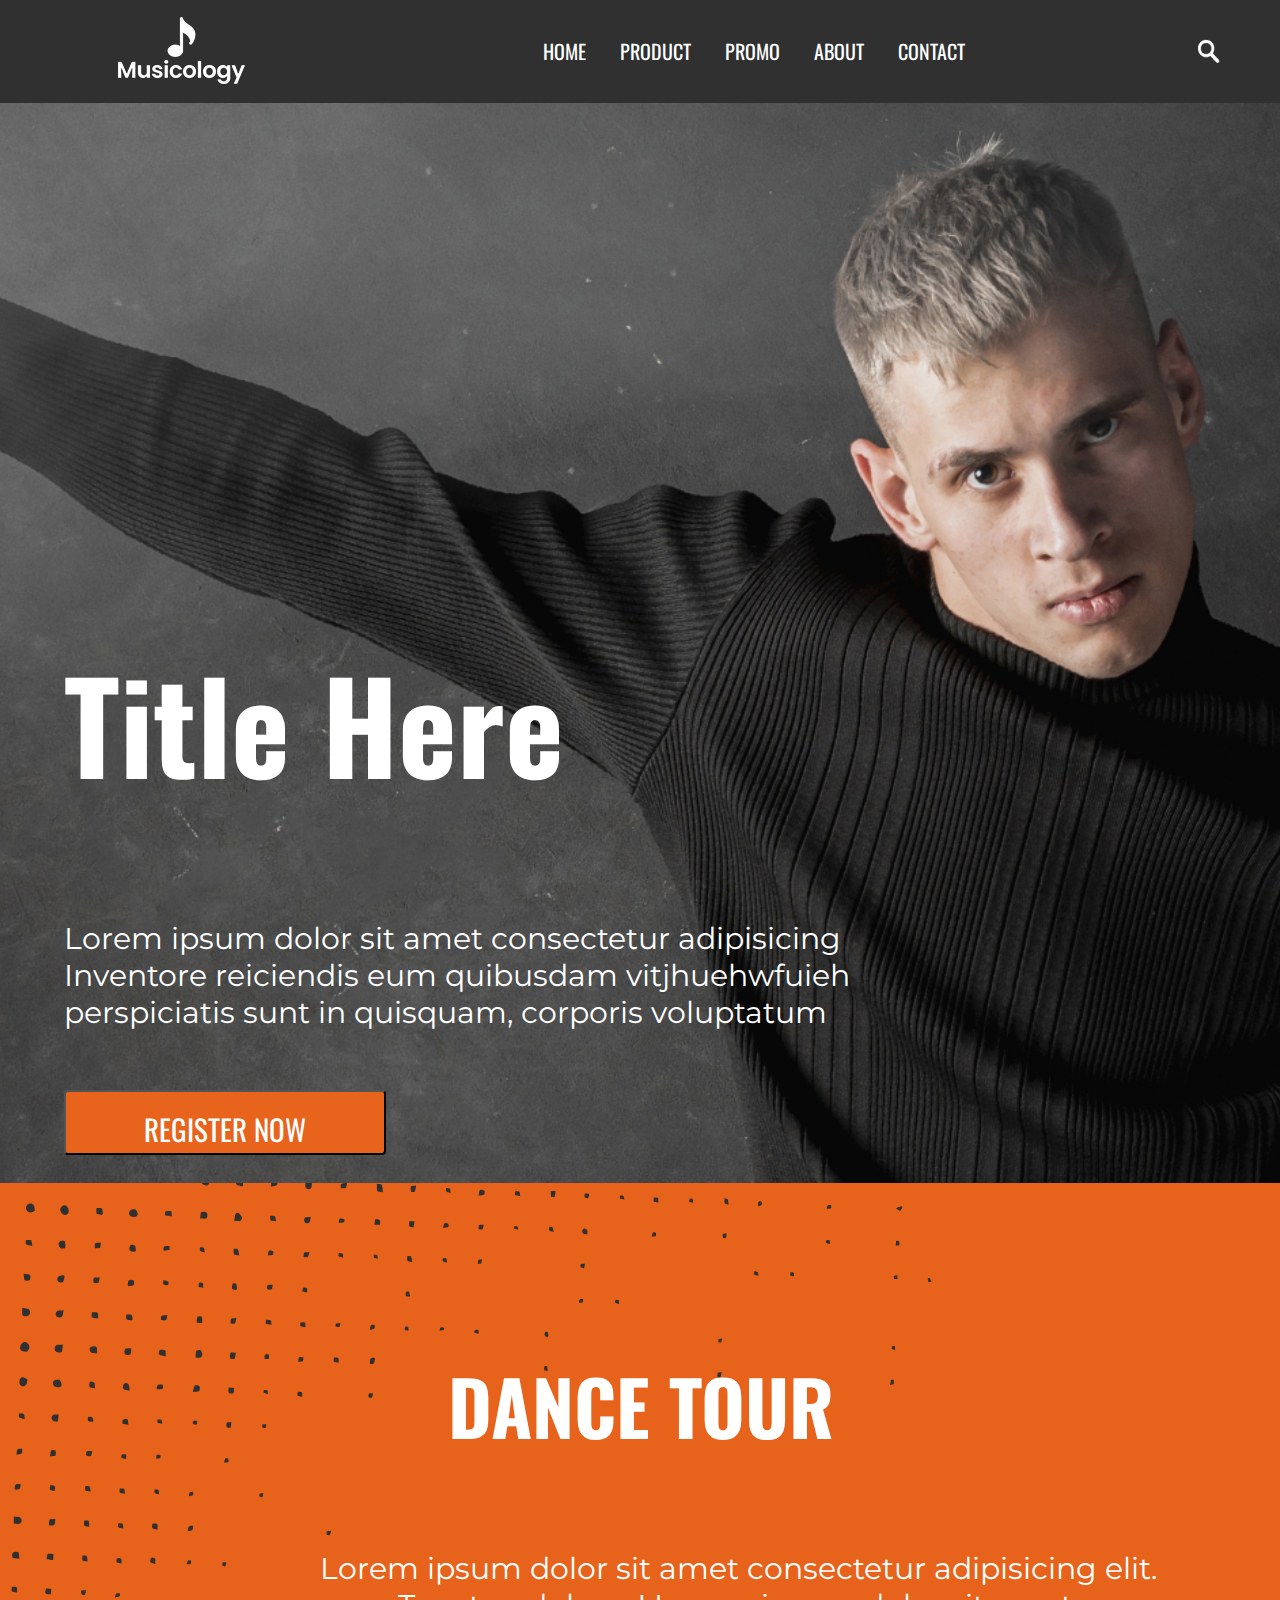
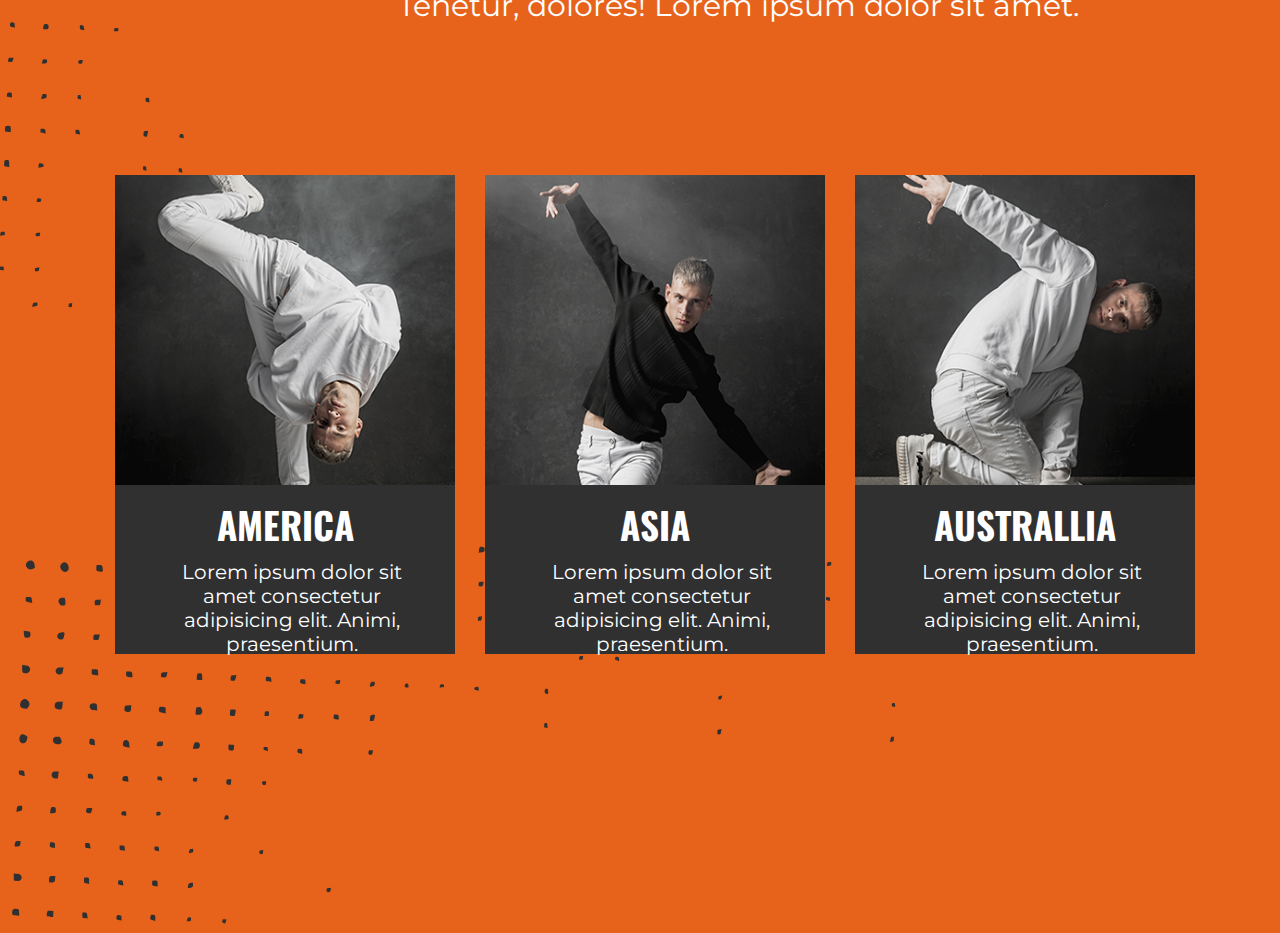
<file: index.html>
<!DOCTYPE html>
<html lang="en">
<head>
    <meta charset="UTF-8">
    <meta name="viewport" content="width=device-width, initial-scale=1.0">
    <title>Website</title>
    <link rel="stylesheet" href="style.css">
    <link rel="preconnect" href="https://fonts.googleapis.com">
    <link rel="preconnect" href="https://fonts.gstatic.com" crossorigin>
    <link href="https://fonts.googleapis.com/css2?family=Courier+Prime:wght@700&family=Inter:wght@300&family=Oswald&family=Roboto:wght@300&display=swap" rel="stylesheet">
    <style>
         *{
    padding: 0;
    margin: 0;
    box-sizing: border-box;
}
body,
html{
    height: 100%;
}
header{
    background-color: #303030;
    height: 103px;
    width: 1349px;
}
.container{
    display: flex;
    justify-content: space-between;
    align-items: center;
    max-width: 1200px;
    margin: 0 auto;
}
.logo img{
    margin-top: 15px;
}
ul li{
    display: inline-block;
    text-decoration: none;
    list-style: none;
    text-transform: uppercase;
    font-size: 20px;
    color: #ffffff;
    font-family: "Oswald";
    margin: 5px;
    padding: 10px;
}
.search img{
    width: 30px;
    height: 30px;
} 
.container1{
    background-image: url(./images/Image.png);
    height: 120vh;
    background-position: center;
    background-repeat: no-repeat;
    background-size: cover;
}  
.title h1{
    position: absolute;
    top: 70%;
    left: 5%;
    font-size: 125px;
    color: #ffffff;
    font-family: "Oswald";
}  
.title p{
    position: absolute;
    top: 100%;
    left: 5%;
    width: 1254px;
    height: 210px;
    font-size: 30px;
    color: #ffffff;
    font-family: "Montserrat";
}
.btn{
    position: absolute;
    top: 120%;
    left: 5%;
    width: 322px;
    height: 65px;
    border-radius: 4px;
    background-color: #e8631c; 
    font-size: 29px;
    text-transform: uppercase;
    color: #ffffff;
    font-family: "Oswald";
    text-align: center;
}
.container2{
    background-image: url(./images/orange\ bg.png);
    height: 150vh;
}
.head h1{
    position: absolute;
    top: 150%;
    left: 35%;
    font-size: 75px;
    text-transform: uppercase;
    color: #ffffff;
    font-weight: 700;
    font-family: "Oswald";
    text-align: center;
}
.head p{
    position: absolute;
    top: 170%;
    left: 25%;
    font-size: 30px;
    color: #ffffff;
    font-weight: 400;
    font-family: "Montserrat";
    text-align: center;
}
.card{
    position: absolute;
    top: 190%;
    left: 9%;
    display: flex;
    justify-content: space-between;
    align-items: center;
    max-width: 1100px;
    gap: 30px;
}
.items{
    margin-top: 10px;
}
.img img{
    width: 340px;
    height: 310px;
}
.content{
    width: 340px;
    height: 165px;
    background-color: #303030;
}
.content h3{
    font-size: 37px;
    text-transform: uppercase;
    color: #ffffff;
    font-family: "Oswald";
    text-align: center;
}
.content p{
    font-size: 20px;
    color: #ffffff;
    font-family: "Montserrat";
    text-align: center;
}
    </style>
</head>
<body>
    <header>
        <nav>
            <div class="container">
                <div class="logo">
                    <img src="./images/Logonew.png" alt="">
                </div>
                <div class="lists">
                    <ul>
                        <li>home</li>
                        <li>product</li>
                        <li>promo</li>
                        <li>about</li>
                        <li>contact</li>
                    </ul>
                </div>
                <div class="search">
                    <img src="./images/Search.png" alt="">
                </div>
            </div>
        </nav>
    </header>
    <section class="container1">
        <div class="title">
            <h1>Title Here</h1>
            <p>Lorem ipsum dolor sit amet consectetur adipisicing<br> Inventore reiciendis eum quibusdam vitjhuehwfuieh<br>perspiciatis sunt in quisquam, corporis voluptatum</p>
            <button class="btn">Register Now</button>
        </div>
    </section>    
    <section class="container2">
        <div class="head">
            <h1>Dance tour</h1>
            <p>Lorem ipsum dolor sit amet consectetur adipisicing elit.<br> Tenetur, dolores! Lorem ipsum dolor sit amet.</p>
        </div>
        <div class="card">
            <div class="items">
                <div class="img">
                    <img src="./images/Image 2.png" alt="">
                </div>
                <div class="content">
                    <h3>America</h3>
                    <p>Lorem ipsum dolor sit amet consectetur adipisicing elit. Animi, praesentium.</p>
                </div>
            </div>
            <div class="items">
                <div class="img">
                    <img src="./images/Image 3.png" alt="">
                </div>
                <div class="content">
                    <h3>Asia</h3>
                    <p>Lorem ipsum dolor sit amet consectetur adipisicing elit. Animi, praesentium.</p>
                </div>
            </div>
            <div class="items">
                <div class="img">
                    <img src="./images/Image 4.png" alt="">
                </div>
                <div class="content">
                    <h3>Australlia</h3>
                    <p>Lorem ipsum dolor sit amet consectetur adipisicing elit. Animi, praesentium.</p>
                </div>
            </div>
        </div>
    </section>

</body>
</html>
</file>
<file: style.css>
@import url('https://fonts.googleapis.com/css2?family=Courier+Prime:wght@700&family=Inter:wght@300&family=Montserrat:wght@200&family=Nunito+Sans:opsz,wght@6..12,300&family=Oswald&family=Roboto:wght@300&display=swap');
*
{
    margin: 0px;
    padding: 0px;
}
.header
{
    background-image: url(./images/Image.png);
    background-size: 100% 100%;
    width: 100%;
    display: inline-block;
    height: auto;
    background-repeat: no-repeat;
    background-size: cover;

}
.navbar
{
    background-color: #303030;
    width: 100%;
    height: 90px;
    float: left;
}
.container
{
    width: 1140px;
    margin:0 auto;
}
.logo
{
    float: left;
    width: 20%;
}
.logo img
{
    margin:9px;
}
.menu
{
    width:70%;
    float: left;
}
.menu ul
{
    display: inline-flex;
    list-style: none;
    color: #fff;
    margin-top: 25px;
    margin-left: 60px;
}
.menu ul li
{
    font-family: "Oswald";
    font-size: 22px;
    padding: 10px 20px;
    text-transform: uppercase;
}
.search
{
    float: left;
    margin: 20px;
}
.search img
{
    margin-top: 10px;
}
.contentbanner
{
    width: 100%;
    display: inline-block;
    height: auto;
}
.title
{

    width: 37%;
    float: left;
    padding: 250px 0px 70px 0px;
}
.title h1
{
    font-family: "Oswald";
    font-size: 75px;
    color: #fff;
}
.title p
{
    font-family: "Montserrat";
    font-size: 18px;
    color: #fff;
    margin: 20px 0px;
}
.btn{
    font-family: "Oswald";
    border-radius: 4px;
    background-color: #e8631c;
    font-size: 20px;
    text-transform: uppercase;
    color: #ffffff;
    text-align: center;
    text-decoration: none;
    padding: 15px 30px;
    margin-top: 10px;
    float: left;
}
.orangebg
{
    background-image: url(./images/orange\ bg.png);
    background-size: 100% 100%;
    width: 100%;
    display: inline-block;
    height: auto;
    background-repeat: no-repeat;
    background-size: cover;
    padding: 60px 0px 90px 0px;
    margin-bottom: -4px;
}
.head
{
    width: 100%;
    float: left;
    text-align: center;
}
.head h1
{
    font-size: 70px;
    font-family: "Oswald";
    color: #fff;
    text-transform: uppercase;
}
.head p
{
    font-family: "Montserrat";
    margin: 20px 0px;
    font-size: 25px;
    color: #fff;
}
.card
{
    float: left;
    display: inline-flex;
    margin-top: 55px;
    gap: 35px;
}
.items
{
    width: 73%;
    background-color: #303030;
}
.content h3
{
    font-family: "Oswald";
    color: #fff;
    font-size: 35px;
    text-align: center;
    padding: 8px;
    text-transform: uppercase;
}
.content p
{
    font-family: "Montserrat";
    font-size: 17px;
    text-align: center;
    width: 68%;
    margin-left: 18%;
    color: #fff;
    margin-bottom: 15px;
}
.orangebg img
{
    width: 100%;
}
.blackbg
{
    background-image: url(./images/Black\ Background.png);
    background-size: 100% 100%;
    width: 100%;
    display: inline-block;
    height: auto;
    background-repeat: no-repeat;
    background-size: cover;
    margin-bottom: -4px;
    padding: 50px 0px 90px 0px;
}
.icon img
{
    width: 35%;
    margin-left: 35%;
    margin-top: 10%;
}
.blackbg .content h3
{
    font-size: 35px;
    margin: 10px;
    padding: 8px;
    text-transform: uppercase;
    margin-left: 24px;
}
.blackbg .content p
{
    width: 69%;
    font-size: 17px;
    padding: 10px 0px;
    font-family: "Montserrat";
    text-align: center;
}
.blackbg .items
{
    background-color: #e8631c;
    width: 35%;
    border-radius: 5px;
}
.blackbg .card{
    gap: 40px;
    padding-left: 40px;
    float: left;
    display: inline-flex;
}
.btnn 
{
    font-family: "Oswald";
    border-radius: 2px;
    background-color: #303030;
    font-size: 20px;
    text-transform: uppercase;
    color: #ffffff;
    text-align: center;
    text-decoration: none;
    padding: 20px 45px;
    margin-top: 10px;
    float: left;
    margin-left: 26px;
    margin-bottom: 28px;
    width: 60%;
}
.double
{
    background-image: url(./images/Background.png);
    background-size: 100% 100%;
    width: 100%;
    height: auto;
    display: inline-block;
    background-repeat: no-repeat;
    background-size: cover;
    margin-bottom: -4px;
}
.double .image img
{
    width: 50%;
    float: left;
}
.double .title
{
    margin-top: 253px;
    padding: 76px;
}
.double .title h1
{
    font-size: 70px;
    text-transform: uppercase;
}
.double .title .btn
{
    font-size: 22px;
    background-color: #303030;
    padding: 15px;
    width: 40%;
}
.double .title p
{
    font-size: 22px;
}
.doubles .images img
{
    float: right;
    width: 50%;
}
.doubles
{
    background-image: url(./images/Background\ left.png);
    background-size: 100% 100%;
    width: 100%;
    height: auto;
    display: inline-block;
    background-repeat: no-repeat;
    background-size: cover;
    margin-bottom: -4px;
}
.doubles .title
{
    margin-top: 253px;
    padding: 76px;
}
.doubles .title h1
{
    font-size: 70px;
    text-transform: uppercase;
}
.doubles .title p
{
    font-size: 22px;
}
.doubles .title .btn
{
    font-size: 22px;
    background-color: #303030;
    padding: 15px;
    width: 40%;
}
.simple
{
    background-image: url(./images/simple.png);
    background-size: 100% 100%;
    width: 100%;
    display: inline-block;
    height: auto;
    background-repeat: no-repeat;
    background-size: cover;
    padding: 110px 0px 110px 0px;
    margin-bottom: -4px;
}
.simple .card
{
    display: inline-flex;
    margin-top: 85px;
    gap: 237px;
    text-align: center;
    padding: 46px;
    float: left;
}
.simple .content h1
{
    font-size: 70px;
    color: #ffffff;
    font-family: "Oswald";
}
.simple .content p
{
    font-size: 28px;
    white-space: nowrap;
    margin-left: 0px;
}
.blur
{
    background-image: url(./images/Blur\ pic.png);
    background-size: 100% 100%;
    width: 100%;
    display: inline-block;
    height: auto;
    background-repeat: no-repeat;
    background-size: cover;
    padding: 300px 0px 345px 0px;
}
.simple .head p
{
    font-size: 25px;
}
.blur .heads
{
    color: #ffffff;
    margin: 0 auto;
    text-align: center;
    width: 53%;
}
.blur .heads p
{
    font-size: 39px;
    font-family: 'Nunito Sans', sans-serif;
    margin: 10px;
}
.blur .heads h1
{
    font-size: 67px;
    font-family: "Oswald";
    text-transform: uppercase;
    margin-top: 20px;
}
.subscribe
{
    background-image: url(./images/subscribe.png);
    background-size: 100% 100%;
    width: 100%;
    display: inline-block;
    height: auto;
    background-position: center;
    background-size: cover;
    padding: 70px 0px 150px 0px;
    margin-bottom: -4px;
}
.srch
{
    width: 100%;
    float: left;
    margin-top: 40px;
}
.srch input
{
    padding: 15px;
    width: 30%;
    font-size: 15px;
    font-family: 'Montserrat';
    padding-top: 18px;
}
.srch button
{
    padding: 10px;
    font-family: 'Oswald';
    color: #ffffff;
    background-color: #303030;
    border: none;
    width: 15%;
    margin-left: -4px;
    font-size: 18px;
    height: 55px;
}
footer
{
    background-image: url(./images/footerBg.png);
    background-size: 100% 100%;
    display: inline-block;
    width: 100%;
    height: auto;
    background-position: center;
    background-size: cover;
    padding: 50px 0px 50px 0px;
}
.foot
{
    display: flex;
}
.music
{
    width: 40%;
    margin: 70px;
}
.music h1
{
    color: #ffffff;
    text-transform: uppercase;
    font-family: 'Oswald';
    margin: 10px;

}
.music p
{
margin: 10px;
color: #ffffff;
font-family: 'Montserrat';
font-size: 20px;
margin-top: 35px;
}
.music .icons
{
margin: 10px;
margin-top: 35px;
}
.column
{
display: flex;
margin: 70px;
width: 60%;
}
.col1
{
width: 36%;
}
.col1 h1
{
margin: 10px;
color: #ffffff;
text-transform: uppercase;
font-family: 'Oswald';
margin-bottom: 35px;
}
.col1 ul
{
list-style: none;
margin: 10px;
color: #ffffff;
font-size: 20px;
font-family: 'Montserrat';
line-height: 2;
}
.mob-menu
{
    display:none;
    float: right;
    margin-right: 50px;
    margin-top: 30px;
    font-size: 30px;
    font-weight: 900;
}
.fa-solid
{
    color:#fff !important;
}
@media only screen and (min-width:320px) and (max-width:470px)
{
    .menu ul {
        z-index: 1;
        position: absolute;
        display: block;
        list-style: none;
        color: #000;
        margin-top: 25px;
        margin-left: 0px;;
        background-color: #fff;
        width: 80%;
    }
    .mob-menu
    {
        display: block;
    }
    .container
    {
        width:100%;
    }
    .menu 
    {
        display: none;
    }
    .search
    {
        display: none;
    }
    .title {
        width: 100%;
        padding: 50px 15px 70px 15px;
    }
    .header
    {
        background-size: 100% 100%;
    }
    .items {
        width: 90%;
        background-color: #303030;
        margin-left: 22px;
    }
    .card {
                    
        display: inline-flex;
                    
        flex-direction: column;
    }
    .blackbg .items {
         width: 80%;
    }
    .double .image img {
         width: 100%;
    }
    .double .title {
         margin-top: 50px;
         padding: 15px;
    }
    .doubles .images img {
         width: 100%;
        margin-top: 50px;
    }
    .doubles .title {
        margin-top: 50px;
        padding: 15px;
        margin-bottom: 25px;
    }
    .simple{
        padding: 110px 0px 0px 0px;
    }
    .simple .card {
        margin-top: 0px;
        gap: 110px;
        padding: 100px
    }
    .blur{
        padding: 150px 0px 100px 0px;
        background-size: 100% 100%;
    }
    .blur .heads p {
        font-size: 22px;
        margin:  -17px;
    }
    .blur .heads h1 {
        font-size: 25px;
        margin-top: 50px;
    }
    .subscribe
    {
        margin-bottom: -6px;
    }
    .srch button{
        width: 25%;
    }
    .srch input{
         width: 40%;
    }
    .foot
    {
        flex-direction: column;
    }
    .music {
         width: 80%;
         margin: 60px;
    }
    .column{
        width: 100%;
        margin: 20px;
    }

}
</file>
